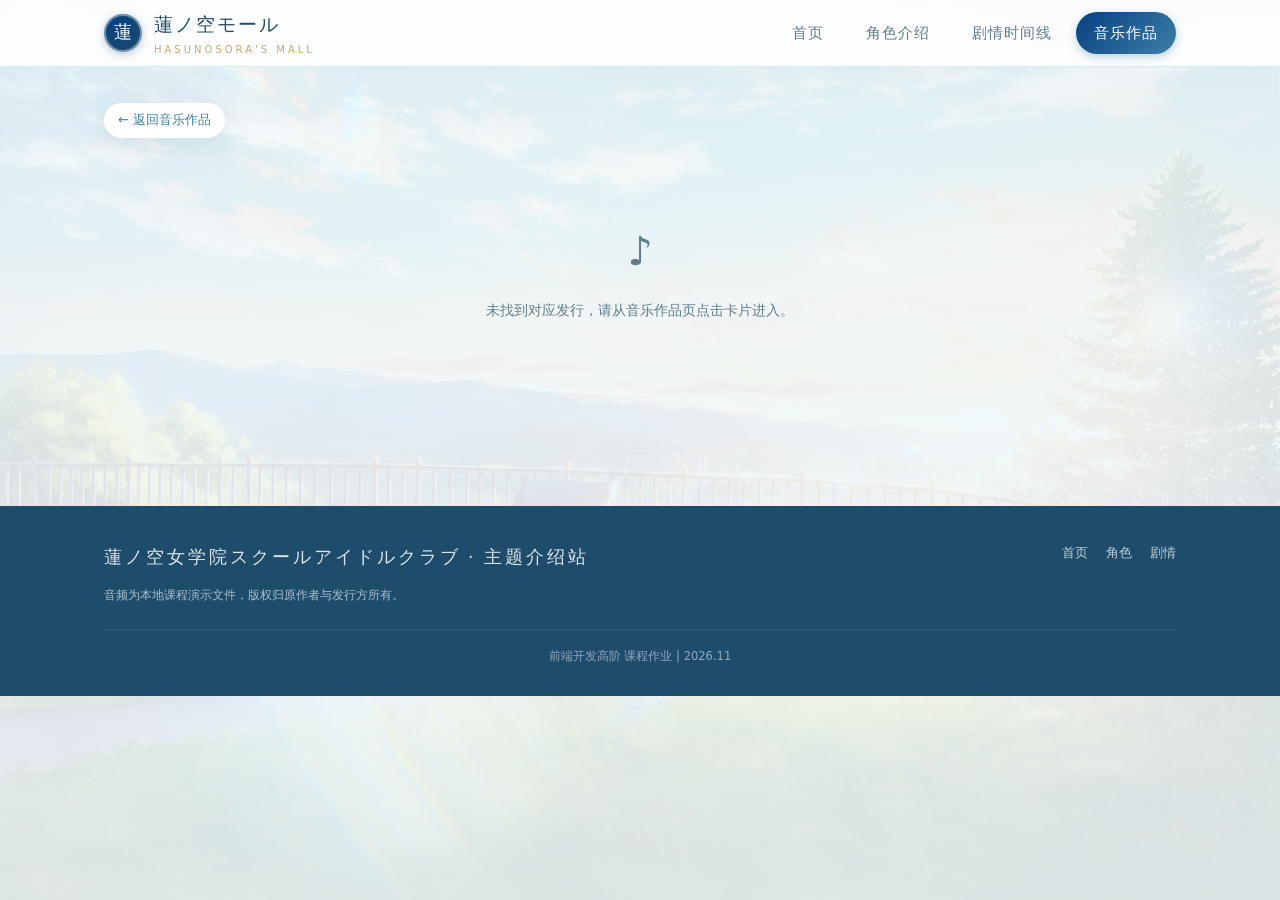
<file: music-detail.html>
<!DOCTYPE html>
<html lang="zh-CN">
<head>
  <meta charset="UTF-8">
  <meta name="viewport" content="width=device-width, initial-scale=1.0">
  <title>曲目播放 | 蓮ノ空モール</title>
  <meta name="description" content="蓮ノ空女学院スクールアイドルクラブ 单曲/专辑曲目试听：完整曲目表与本地音频播放器。">
  <link rel="stylesheet" href="css/style.css">
</head>
<body>

  <header class="site-header">
    <div class="container nav-inner">
      <a class="brand" href="index.html">
        <span class="brand-crest">蓮</span>
        <span class="brand-title">蓮ノ空モール<span class="brand-sub">HASUNOSORA'S MALL</span></span>
      </a>
      <nav aria-label="主导航">
        <button class="nav-toggle" aria-label="展开菜单"><span></span><span></span><span></span></button>
        <ul class="nav-list">
          <li><a href="index.html">首页</a></li>
          <li><a href="characters.html">角色介绍</a></li>
          <li><a href="story.html">剧情时间线</a></li>
          <li><a href="music.html" class="active">音乐作品</a></li>
        </ul>
      </nav>
    </div>
  </header>

  <main>
    <section class="section" style="padding-top:36px">
      <div class="container">
        <div id="music-detail-root"></div>
      </div>
    </section>
  </main>

  <footer class="site-footer">
    <div class="container">
      <div class="footer-inner">
        <div>
          <div class="footer-brand">蓮ノ空女学院スクールアイドルクラブ · 主题介绍站</div>
          <p class="footer-note">音频为本地课程演示文件，版权归原作者与发行方所有。</p>
        </div>
        <nav class="footer-links" aria-label="页脚导航">
          <a href="index.html">首页</a>
          <a href="characters.html">角色</a>
          <a href="story.html">剧情</a>
        </nav>
      </div>
      <div class="footer-copy">前端开发高阶 课程作业 | 2026.11</div>
    </div>
  </footer>

  <script src="js/music-data.js"></script>
  <script src="js/music-files.js"></script>
  <script src="js/main.js"></script>
</body>
</html>
</file>
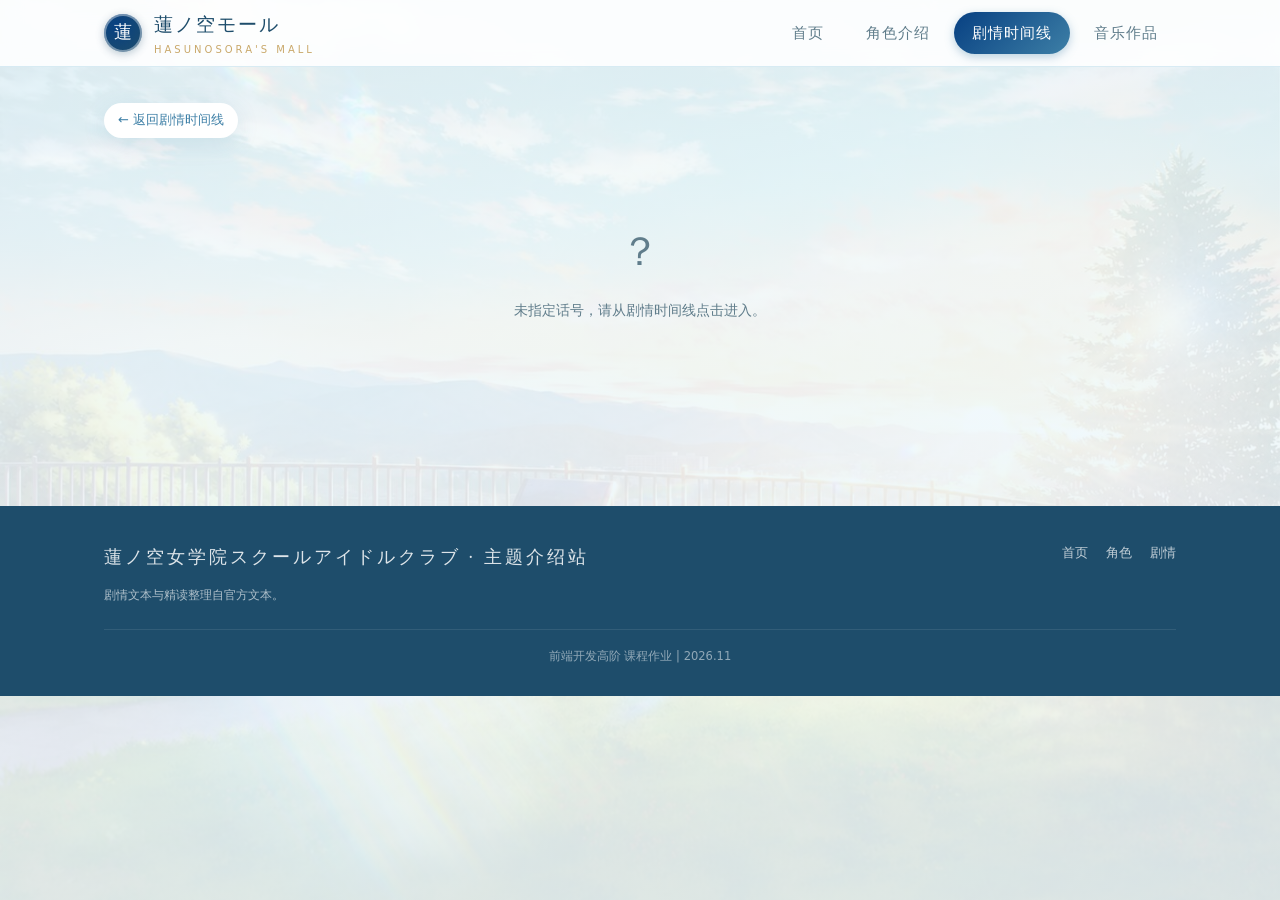
<file: story-detail.html>
<!DOCTYPE html>
<html lang="zh-CN">
<head>
  <meta charset="UTF-8">
  <meta name="viewport" content="width=device-width, initial-scale=1.0">
  <title>剧情详情 | 蓮ノ空モール</title>
  <meta name="description" content="活動記録单篇详情：分话精读摘要与中文译本全文，按需加载。">
  <link rel="stylesheet" href="css/style.css">
</head>
<body>

  <header class="site-header">
    <div class="container nav-inner">
      <a class="brand" href="index.html">
        <span class="brand-crest">蓮</span>
        <span class="brand-title">蓮ノ空モール<span class="brand-sub">HASUNOSORA'S MALL</span></span>
      </a>
      <nav aria-label="主导航">
        <button class="nav-toggle" aria-label="展开菜单"><span></span><span></span><span></span></button>
        <ul class="nav-list">
          <li><a href="index.html">首页</a></li>
          <li><a href="characters.html">角色介绍</a></li>
          <li><a href="story.html" class="active">剧情时间线</a></li>
          <li><a href="music.html">音乐作品</a></li>
        </ul>
      </nav>
    </div>
  </header>

  <main>
    <section class="section" style="padding-top:36px">
      <div class="container">
        <div id="story-detail-root"></div>
      </div>
    </section>
  </main>

  <footer class="site-footer">
    <div class="container">
      <div class="footer-inner">
        <div>
          <div class="footer-brand">蓮ノ空女学院スクールアイドルクラブ · 主题介绍站</div>
          <p class="footer-note">剧情文本与精读整理自官方文本。</p>
        </div>
        <nav class="footer-links" aria-label="页脚导航">
          <a href="index.html">首页</a>
          <a href="characters.html">角色</a>
          <a href="story.html">剧情</a>
        </nav>
      </div>
      <div class="footer-copy">前端开发高阶 课程作业 | 2026.11</div>
    </div>
  </footer>

  <script src="js/main.js"></script>
</body>
</html>
</file>
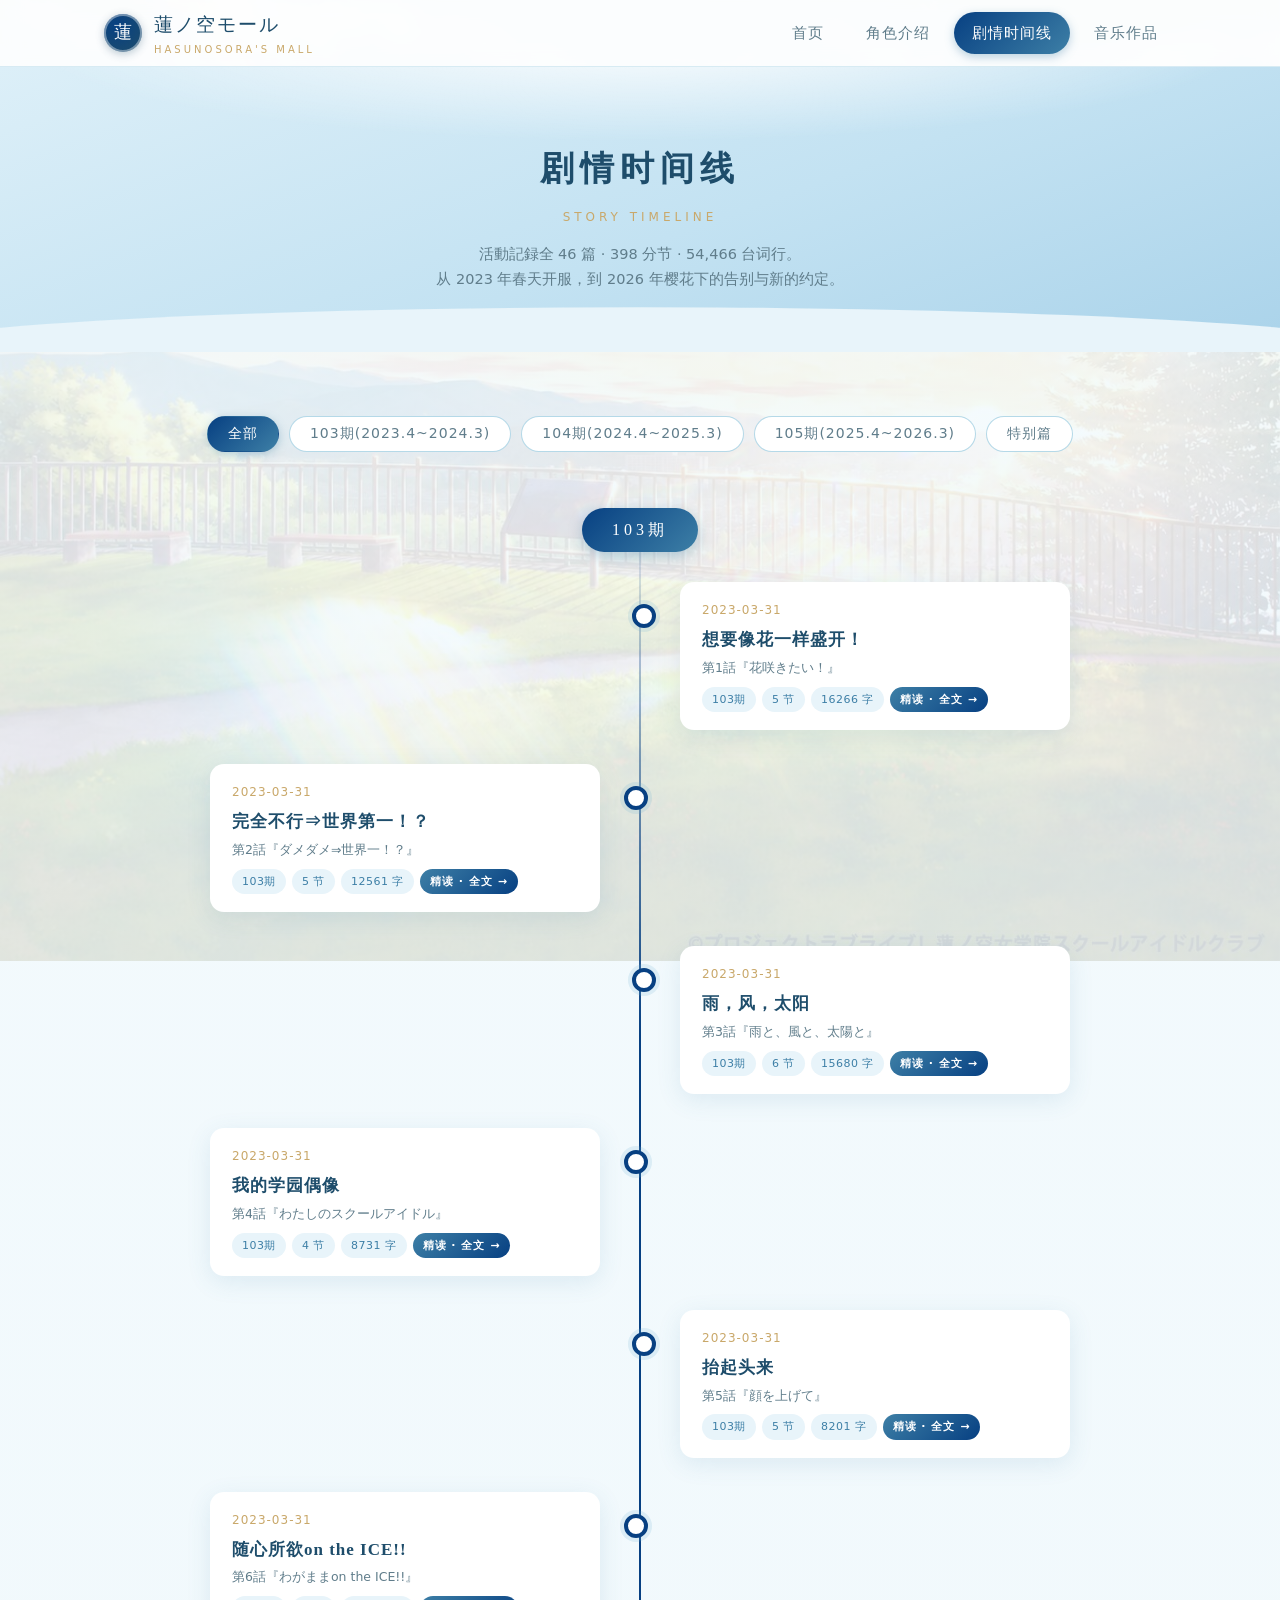
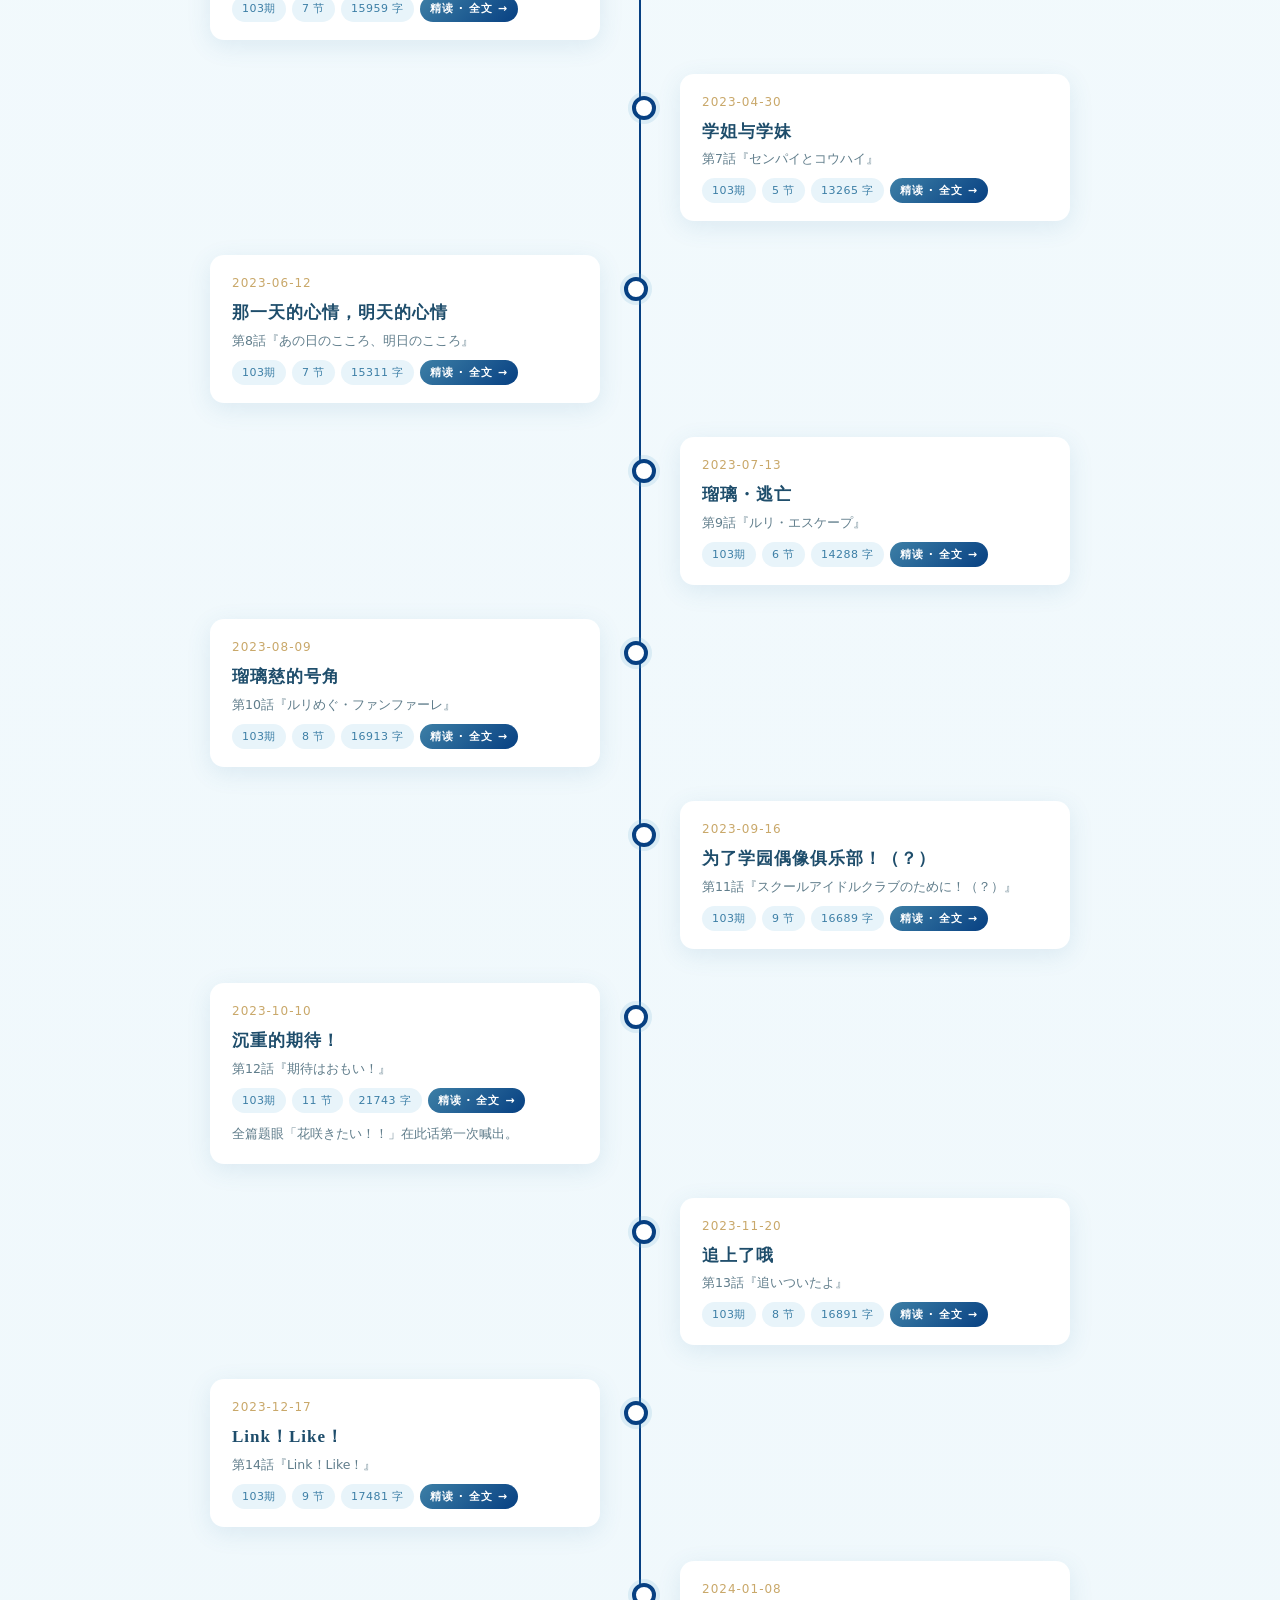
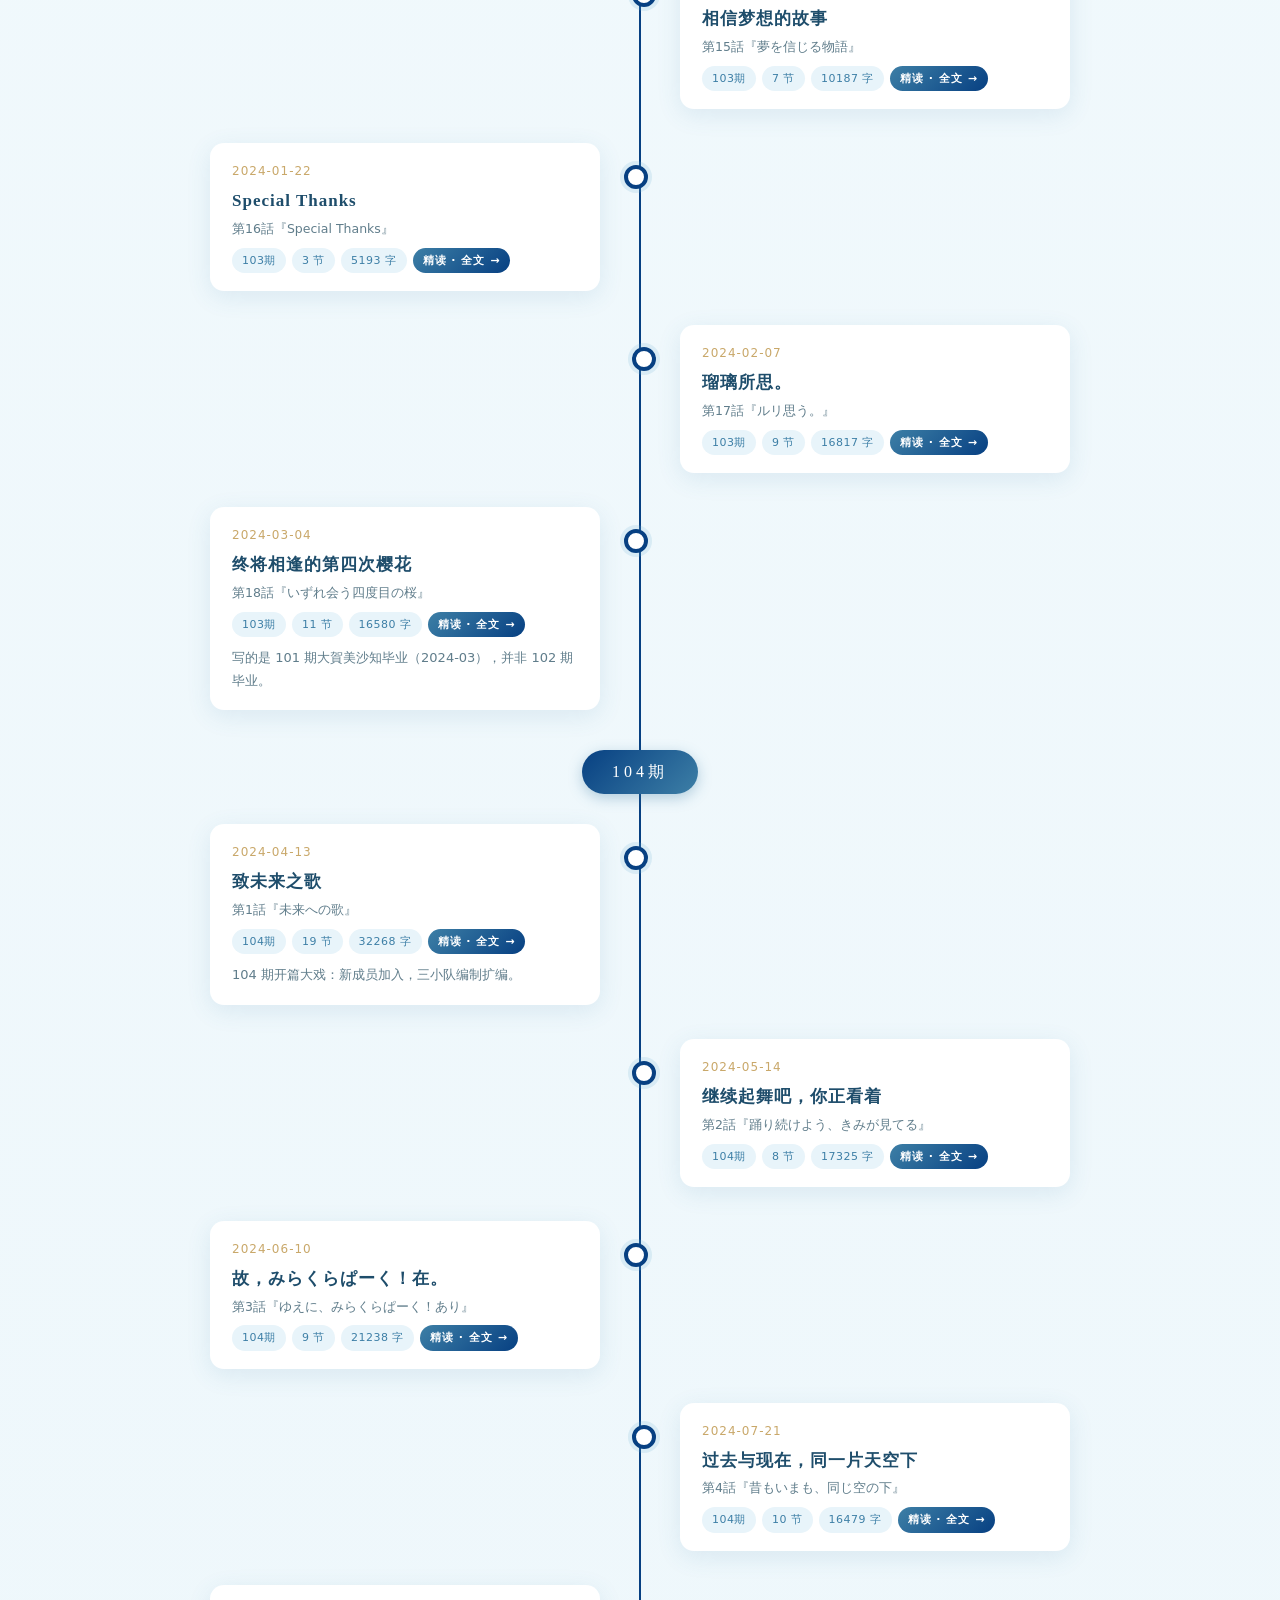
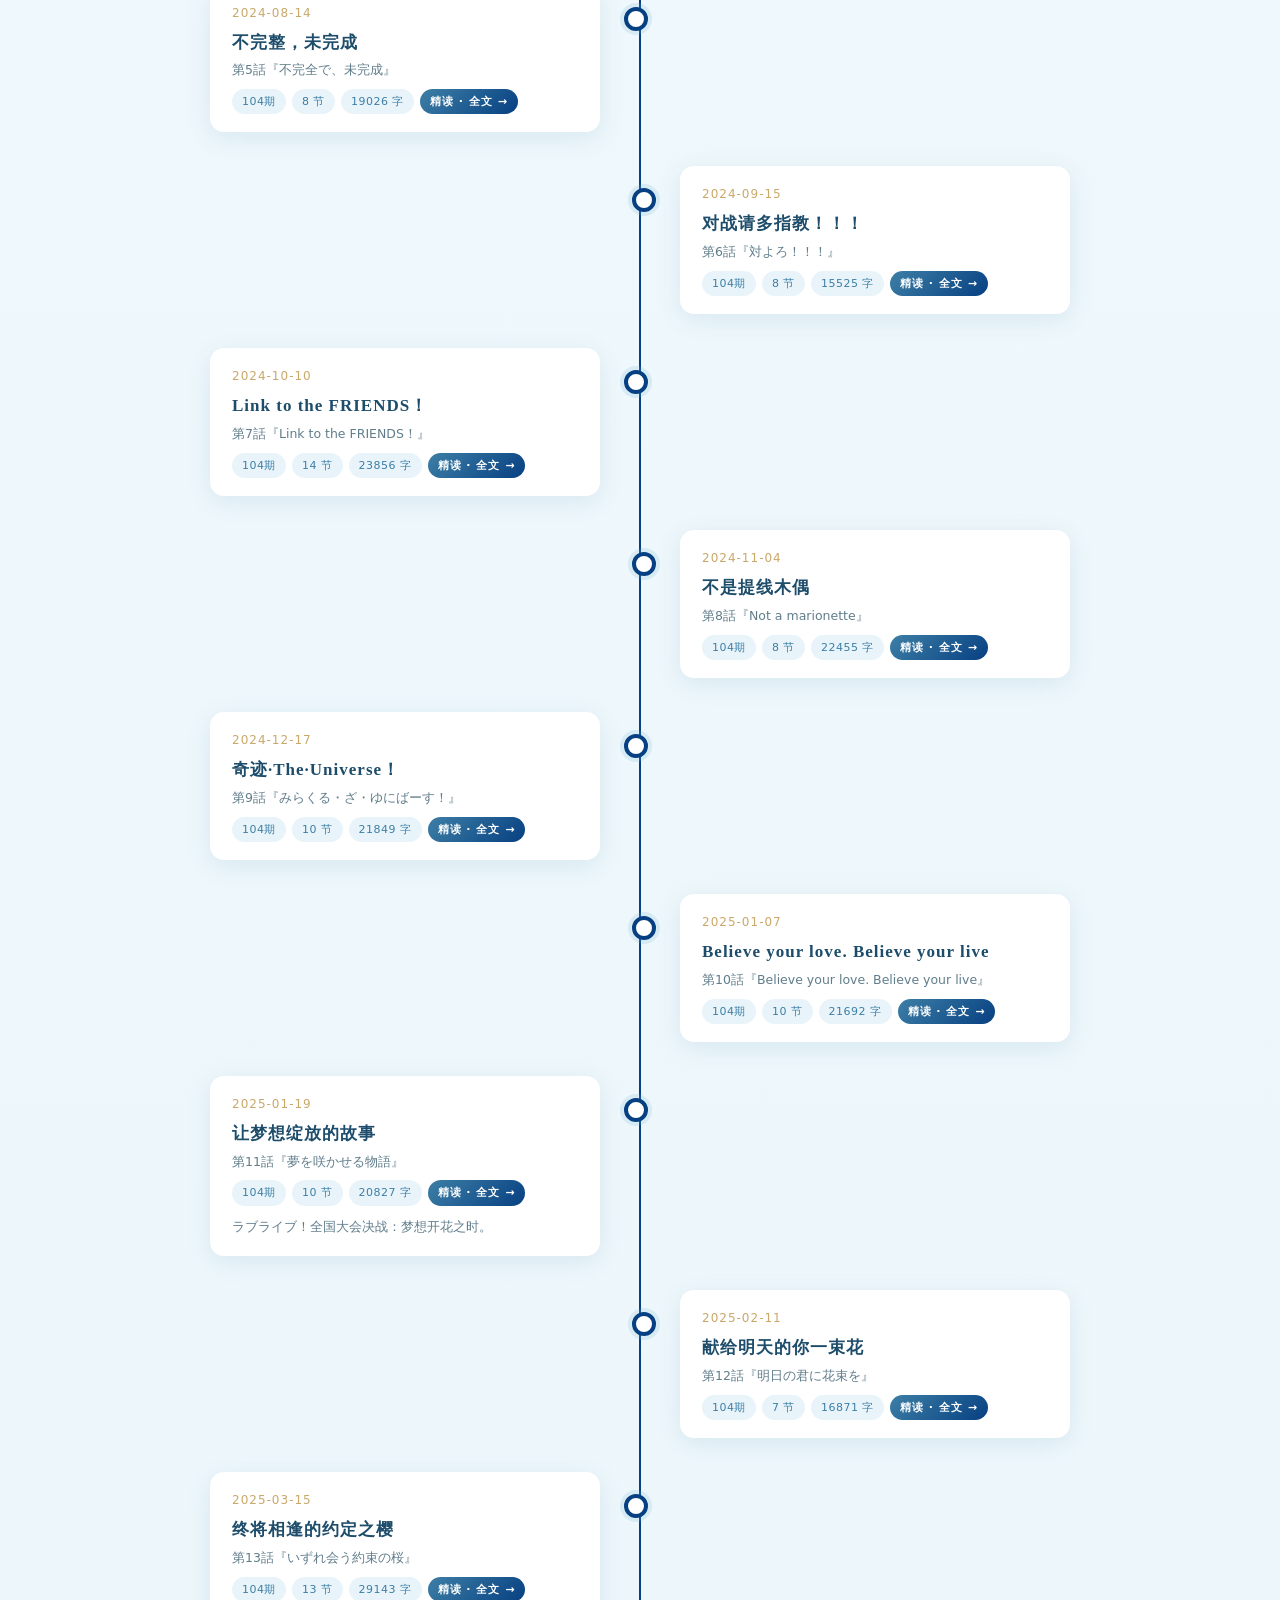
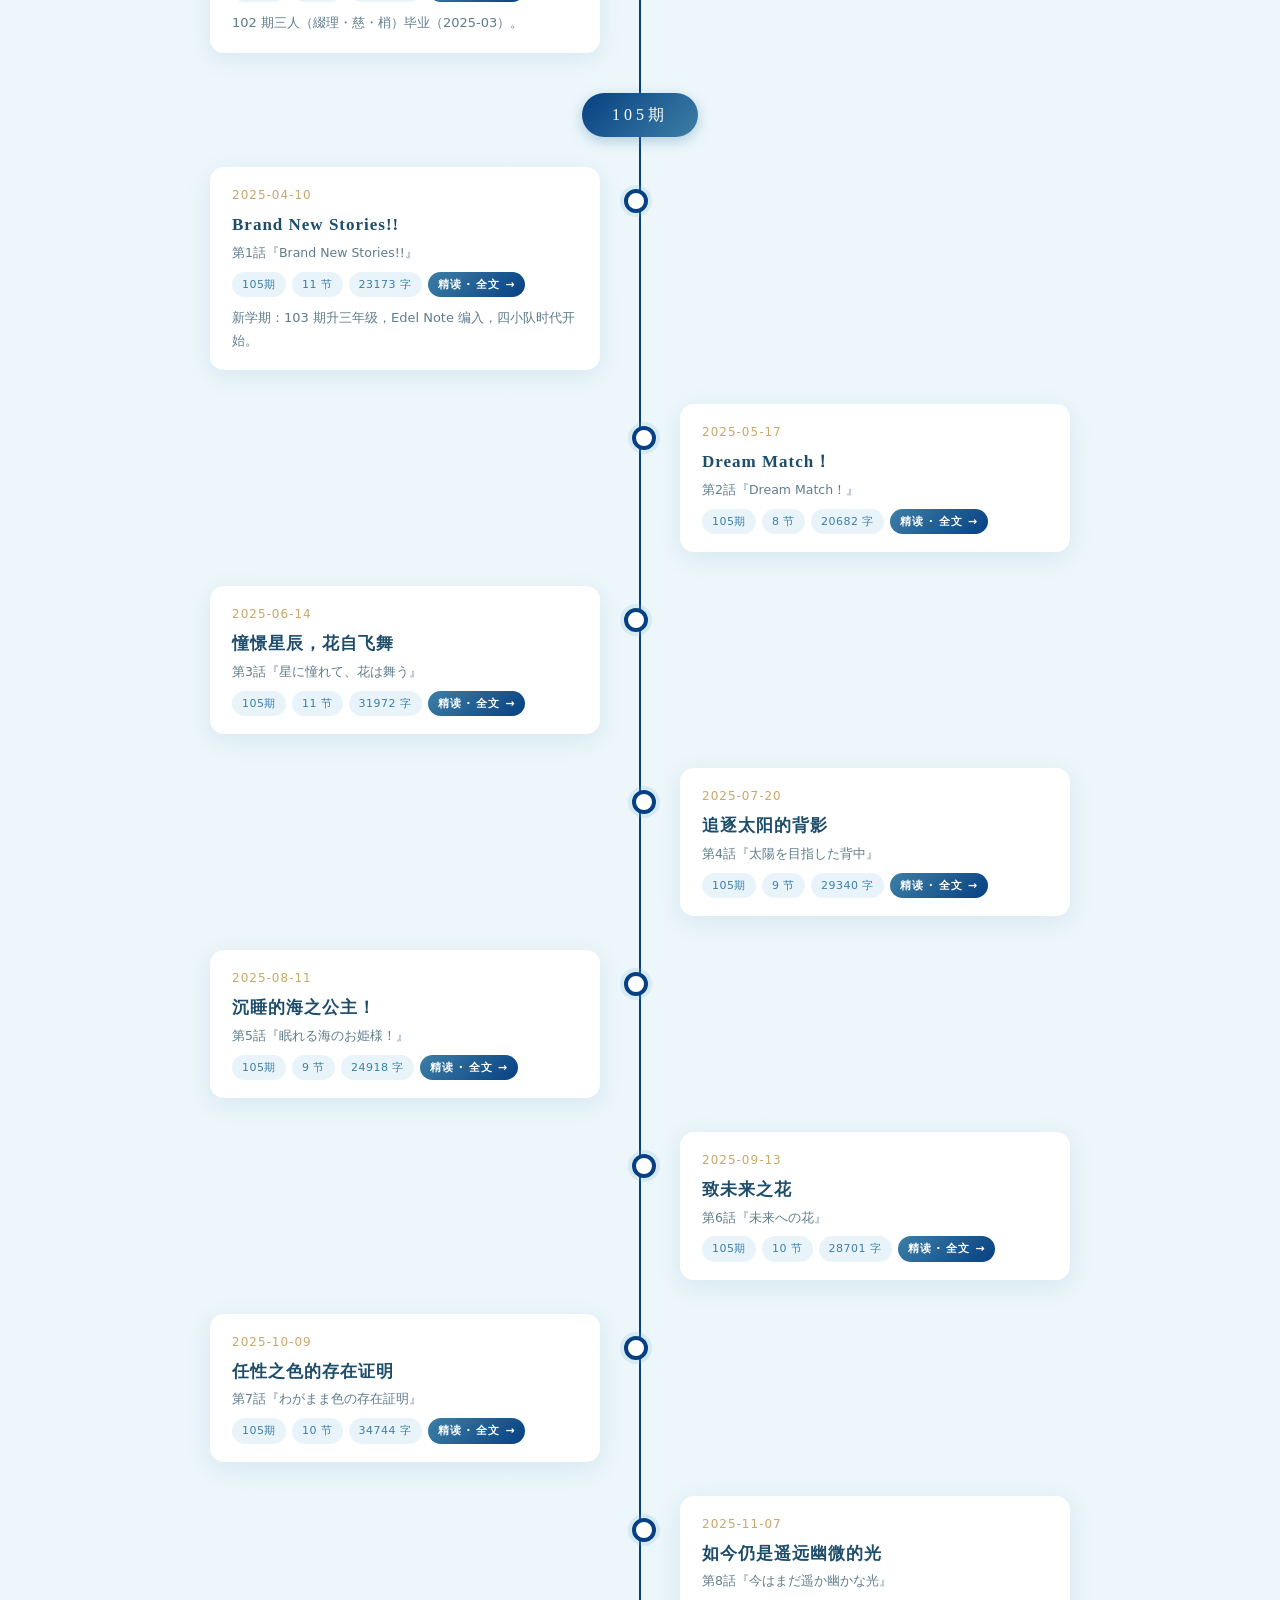
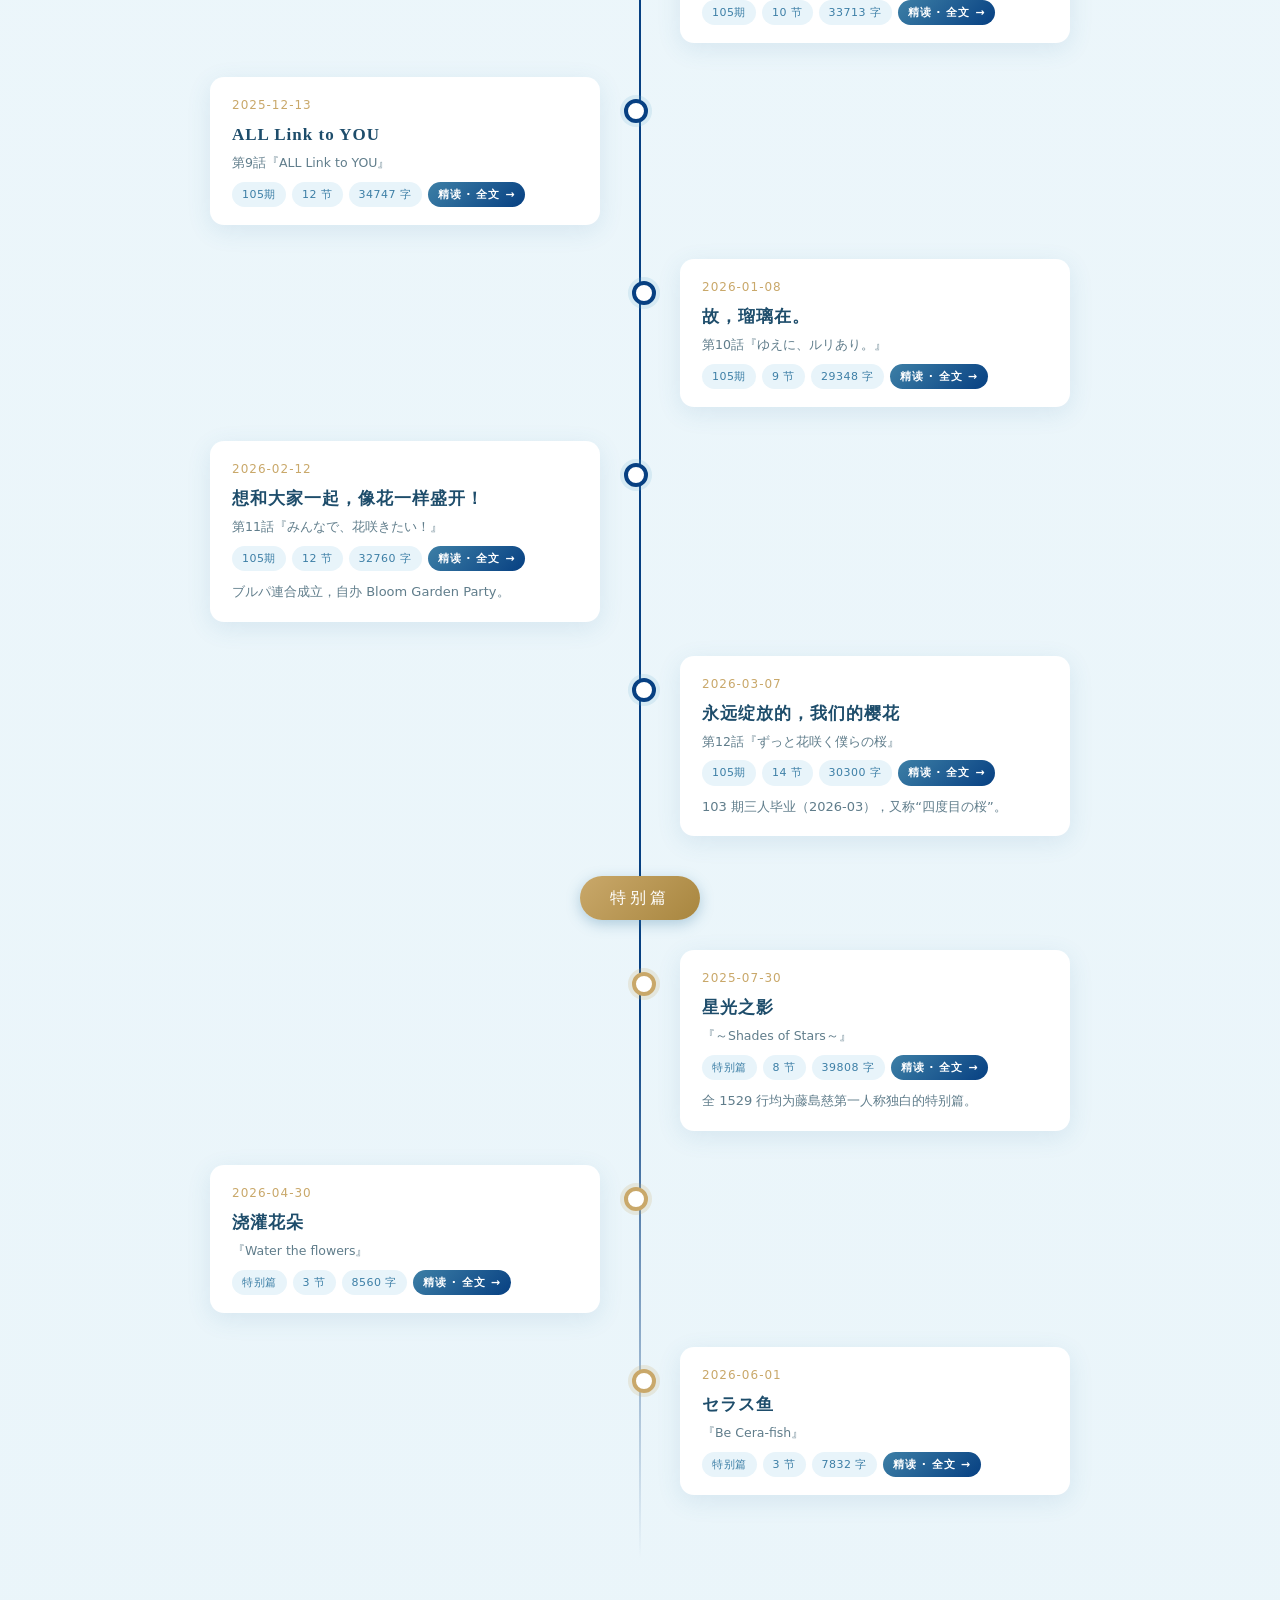
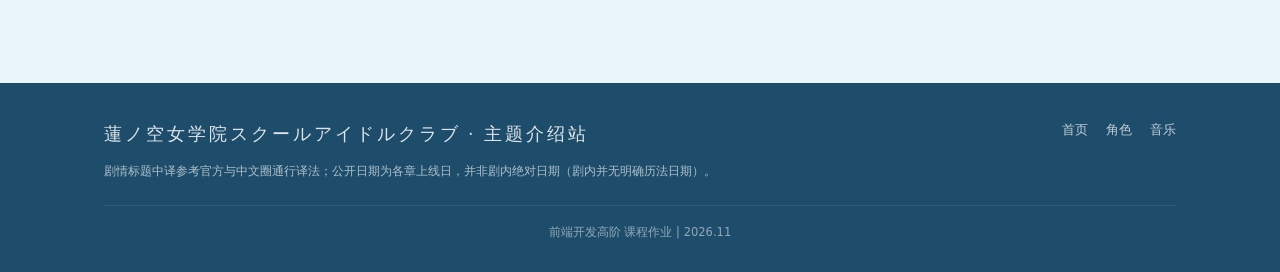
<file: story.html>
<!DOCTYPE html>
<html lang="zh-CN">
<head>
  <meta charset="UTF-8">
  <meta name="viewport" content="width=device-width, initial-scale=1.0">
  <title>剧情时间线 | 蓮ノ空モール</title>
  <meta name="description" content="《Link! Like! Love Live!》活動記録全 46 篇剧情时间线：103期18章、104期13章、105期12章与特别篇。">
  <link rel="stylesheet" href="css/style.css">
</head>
<body>

  <header class="site-header">
    <div class="container nav-inner">
      <a class="brand" href="index.html">
        <span class="brand-crest">蓮</span>
        <span class="brand-title">蓮ノ空モール<span class="brand-sub">HASUNOSORA'S MALL</span></span>
      </a>
      <nav aria-label="主导航">
        <button class="nav-toggle" aria-label="展开菜单"><span></span><span></span><span></span></button>
        <ul class="nav-list">
          <li><a href="index.html">首页</a></li>
          <li><a href="characters.html">角色介绍</a></li>
          <li><a href="story.html" class="active">剧情时间线</a></li>
          <li><a href="music.html">音乐作品</a></li>
        </ul>
      </nav>
    </div>
  </header>

  <main>
    <section class="page-hero">
      <h1>剧情时间线</h1>
      <div class="hero-en">Story Timeline</div>
      <p class="desc">活動記録全 46 篇 · 398 分节 · 54,466 台词行。
        <br>从 2023 年春天开服，到 2026 年樱花下的告别与新的约定。</p>
    </section>

    <section class="section">
      <div class="container">
        <div class="filter-bar" data-era-filter>
          <button class="active" data-era="all" type="button">全部</button>
          <button data-era="103期" type="button">103期(2023.4~2024.3)</button>
          <button data-era="104期" type="button">104期(2024.4~2025.3)</button>
          <button data-era="105期" type="button">105期(2025.4~2026.3)</button>
          <button data-era="特别篇" type="button">特别篇</button>
        </div>
        <div class="timeline" id="timeline-root"></div>
      </div>
    </section>
  </main>

  <footer class="site-footer">
    <div class="container">
      <div class="footer-inner">
        <div>
          <div class="footer-brand">蓮ノ空女学院スクールアイドルクラブ · 主题介绍站</div>
          <p class="footer-note">剧情标题中译参考官方与中文圈通行译法；公开日期为各章上线日，并非剧内绝对日期（剧内并无明确历法日期）。</p>
        </div>
        <nav class="footer-links" aria-label="页脚导航">
          <a href="index.html">首页</a>
          <a href="characters.html">角色</a>
          <a href="music.html">音乐</a>
        </nav>
      </div>
      <div class="footer-copy">前端开发高阶 课程作业 | 2026.11</div>
    </div>
  </footer>

  <script type="application/json" id="story-data">
[
{"id":"103001","era":"103期","titleJa":"第1話『花咲きたい！』","titleZh":"想要像花一样盛开！","date":"2023-03-31","sections":5,"words":16266},
{"id":"103002","era":"103期","titleJa":"第2話『ダメダメ⇒世界一！？』","titleZh":"完全不行⇒世界第一！？","date":"2023-03-31","sections":5,"words":12561},
{"id":"103003","era":"103期","titleJa":"第3話『雨と、風と、太陽と』","titleZh":"雨，风，太阳","date":"2023-03-31","sections":6,"words":15680},
{"id":"103004","era":"103期","titleJa":"第4話『わたしのスクールアイドル』","titleZh":"我的学园偶像","date":"2023-03-31","sections":4,"words":8731},
{"id":"103005","era":"103期","titleJa":"第5話『顔を上げて』","titleZh":"抬起头来","date":"2023-03-31","sections":5,"words":8201},
{"id":"103006","era":"103期","titleJa":"第6話『わがままon the ICE!!』","titleZh":"随心所欲on the ICE!!","date":"2023-03-31","sections":7,"words":15959},
{"id":"103007","era":"103期","titleJa":"第7話『センパイとコウハイ』","titleZh":"学姐与学妹","date":"2023-04-30","sections":5,"words":13265},
{"id":"103008","era":"103期","titleJa":"第8話『あの日のこころ、明日のこころ』","titleZh":"那一天的心情，明天的心情","date":"2023-06-12","sections":7,"words":15311},
{"id":"103009","era":"103期","titleJa":"第9話『ルリ・エスケープ』","titleZh":"瑠璃・逃亡","date":"2023-07-13","sections":6,"words":14288},
{"id":"103010","era":"103期","titleJa":"第10話『ルリめぐ・ファンファーレ』","titleZh":"瑠璃慈的号角","date":"2023-08-09","sections":8,"words":16913},
{"id":"103011","era":"103期","titleJa":"第11話『スクールアイドルクラブのために！（？）』","titleZh":"为了学园偶像俱乐部！（？）","date":"2023-09-16","sections":9,"words":16689},
{"id":"103012","era":"103期","titleJa":"第12話『期待はおもい！』","titleZh":"沉重的期待！","date":"2023-10-10","sections":11,"words":21743,"summary":"全篇题眼「花咲きたい！！」在此话第一次喊出。"},
{"id":"103013","era":"103期","titleJa":"第13話『追いついたよ』","titleZh":"追上了哦","date":"2023-11-20","sections":8,"words":16891},
{"id":"103014","era":"103期","titleJa":"第14話『Link！Like！』","titleZh":"Link！Like！","date":"2023-12-17","sections":9,"words":17481},
{"id":"103015","era":"103期","titleJa":"第15話『夢を信じる物語』","titleZh":"相信梦想的故事","date":"2024-01-08","sections":7,"words":10187},
{"id":"103016","era":"103期","titleJa":"第16話『Special Thanks』","titleZh":"Special Thanks","date":"2024-01-22","sections":3,"words":5193},
{"id":"103017","era":"103期","titleJa":"第17話『ルリ思う。』","titleZh":"瑠璃所思。","date":"2024-02-07","sections":9,"words":16817},
{"id":"103018","era":"103期","titleJa":"第18話『いずれ会う四度目の桜』","titleZh":"终将相逢的第四次樱花","date":"2024-03-04","sections":11,"words":16580,"summary":"写的是 101 期大賀美沙知毕业（2024-03），并非 102 期毕业。"},
{"id":"104001","era":"104期","titleJa":"第1話『未来への歌』","titleZh":"致未来之歌","date":"2024-04-13","sections":19,"words":32268,"summary":"104 期开篇大戏：新成员加入，三小队编制扩编。"},
{"id":"104002","era":"104期","titleJa":"第2話『踊り続けよう、きみが見てる』","titleZh":"继续起舞吧，你正看着","date":"2024-05-14","sections":8,"words":17325},
{"id":"104003","era":"104期","titleJa":"第3話『ゆえに、みらくらぱーく！あり』","titleZh":"故，みらくらぱーく！在。","date":"2024-06-10","sections":9,"words":21238},
{"id":"104004","era":"104期","titleJa":"第4話『昔もいまも、同じ空の下』","titleZh":"过去与现在，同一片天空下","date":"2024-07-21","sections":10,"words":16479},
{"id":"104005","era":"104期","titleJa":"第5話『不完全で、未完成』","titleZh":"不完整，未完成","date":"2024-08-14","sections":8,"words":19026},
{"id":"104006","era":"104期","titleJa":"第6話『対よろ！！！』","titleZh":"对战请多指教！！！","date":"2024-09-15","sections":8,"words":15525},
{"id":"104007","era":"104期","titleJa":"第7話『Link to the FRIENDS！』","titleZh":"Link to the FRIENDS！","date":"2024-10-10","sections":14,"words":23856},
{"id":"104008","era":"104期","titleJa":"第8話『Not a marionette』","titleZh":"不是提线木偶","date":"2024-11-04","sections":8,"words":22455},
{"id":"104009","era":"104期","titleJa":"第9話『みらくる・ざ・ゆにばーす！』","titleZh":"奇迹·The·Universe！","date":"2024-12-17","sections":10,"words":21849},
{"id":"104010","era":"104期","titleJa":"第10話『Believe your love. Believe your live』","titleZh":"Believe your love. Believe your live","date":"2025-01-07","sections":10,"words":21692},
{"id":"104011","era":"104期","titleJa":"第11話『夢を咲かせる物語』","titleZh":"让梦想绽放的故事","date":"2025-01-19","sections":10,"words":20827,"summary":"ラブライブ！全国大会决战：梦想开花之时。"},
{"id":"104012","era":"104期","titleJa":"第12話『明日の君に花束を』","titleZh":"献给明天的你一束花","date":"2025-02-11","sections":7,"words":16871},
{"id":"104013","era":"104期","titleJa":"第13話『いずれ会う約束の桜』","titleZh":"终将相逢的约定之樱","date":"2025-03-15","sections":13,"words":29143,"summary":"102 期三人（綴理・慈・梢）毕业（2025-03）。"},
{"id":"105001","era":"105期","titleJa":"第1話『Brand New Stories!!』","titleZh":"Brand New Stories!!","date":"2025-04-10","sections":11,"words":23173,"summary":"新学期：103 期升三年级，Edel Note 编入，四小队时代开始。"},
{"id":"105002","era":"105期","titleJa":"第2話『Dream Match！』","titleZh":"Dream Match！","date":"2025-05-17","sections":8,"words":20682},
{"id":"105003","era":"105期","titleJa":"第3話『星に憧れて、花は舞う』","titleZh":"憧憬星辰，花自飞舞","date":"2025-06-14","sections":11,"words":31972},
{"id":"105004","era":"105期","titleJa":"第4話『太陽を目指した背中』","titleZh":"追逐太阳的背影","date":"2025-07-20","sections":9,"words":29340},
{"id":"105005","era":"105期","titleJa":"第5話『眠れる海のお姫様！』","titleZh":"沉睡的海之公主！","date":"2025-08-11","sections":9,"words":24918},
{"id":"105006","era":"105期","titleJa":"第6話『未来への花』","titleZh":"致未来之花","date":"2025-09-13","sections":10,"words":28701},
{"id":"105007","era":"105期","titleJa":"第7話『わがまま色の存在証明』","titleZh":"任性之色的存在证明","date":"2025-10-09","sections":10,"words":34744},
{"id":"105008","era":"105期","titleJa":"第8話『今はまだ遥か幽かな光』","titleZh":"如今仍是遥远幽微的光","date":"2025-11-07","sections":10,"words":33713},
{"id":"105009","era":"105期","titleJa":"第9話『ALL Link to YOU』","titleZh":"ALL Link to YOU","date":"2025-12-13","sections":12,"words":34747},
{"id":"105010","era":"105期","titleJa":"第10話『ゆえに、ルリあり。』","titleZh":"故，瑠璃在。","date":"2026-01-08","sections":9,"words":29348},
{"id":"105011","era":"105期","titleJa":"第11話『みんなで、花咲きたい！』","titleZh":"想和大家一起，像花一样盛开！","date":"2026-02-12","sections":12,"words":32760,"summary":"ブルパ連合成立，自办 Bloom Garden Party。"},
{"id":"105012","era":"105期","titleJa":"第12話『ずっと花咲く僕らの桜』","titleZh":"永远绽放的，我们的樱花","date":"2026-03-07","sections":14,"words":30300,"summary":"103 期三人毕业（2026-03），又称“四度目の桜”。"},
{"id":"102001","era":"特别篇","titleJa":"『～Shades of Stars～』","titleZh":"星光之影","date":"2025-07-30","sections":8,"words":39808,"summary":"全 1529 行均为藤島慈第一人称独白的特别篇。"},
{"id":"200001","era":"特别篇","titleJa":"『Water the flowers』","titleZh":"浇灌花朵","date":"2026-04-30","sections":3,"words":8560},
{"id":"200002","era":"特别篇","titleJa":"『Be Cera-fish』","titleZh":"セラス鱼","date":"2026-06-01","sections":3,"words":7832}
]
  </script>
  <script src="js/main.js"></script>
</body>
</html>
</file>
<file: css/style.css>
/* ============================================================
   蓮ノ空女学院 · 学院介绍站 · 公共样式
   日系学院清新风：水蓝 / 白 / 金点缀
   ============================================================ */

:root {
  --sky: #074082;
  --sky-deep: #3d7fa6;
  --sky-dark: #1e4d6b;
  --sky-soft: #e8f4fa;
  --gold: #c9a86a;
  --gold-light: #e8d5ae;
  --ink: #37474f;
  --ink-soft: #607d8b;
  --paper: #ffffff;
  --bg: linear-gradient(180deg, #f3fafd 0%, #eaf5fa 100%);

  /* 小队代表色（占位值，可在 js/data-patch.js 中覆盖） */
  --team-sleez: #f18ab0;   /* スリーズブーケ */
  --team-doll: #0f4ce6;    /* DOLLCHESTRA */
  --team-mira: #eae13d;    /* みらくらぱーく！ */
  --team-edel: #46425b;    /* Edel Note */
  --team-gen: #8fb8d8;     /* 团体/其他 */

  --radius: 14px;
  --shadow: 0 6px 24px rgba(61, 127, 166, 0.12);
  --shadow-lg: 0 14px 44px rgba(30, 77, 107, 0.18);
  --serif: "HYMingChaoOpenVer", "Source Han Serif SC", "Noto Serif SC", "Songti SC", "SimSun", Georgia, serif;
  --sans: "PingFang SC", "Microsoft YaHei", "Hiragino Sans GB", "Segoe UI", system-ui, sans-serif;
}

* { margin: 0; padding: 0; box-sizing: border-box; }

html { scroll-behavior: smooth; }

body {
  font-family: var(--sans);
  color: var(--ink);
  /* 全站背景：官方插画 + 白色纱帘保证前景可读 */
  background:
    linear-gradient(rgba(243, 250, 253, 0.86), rgba(234, 245, 250, 0.9)),
    url("../images/site-bg.jpg") center / cover fixed no-repeat,
    var(--bg);
  min-height: 100vh;
  line-height: 1.75;
}

@media (max-width: 768px) {
  /* 移动端取消 fixed，避免滚动抖动 */
  body { background-attachment: scroll, scroll, scroll; }
}

img { max-width: 100%; display: block; }
a { color: inherit; text-decoration: none; }
button { font-family: inherit; cursor: pointer; }

.container { max-width: 1120px; margin: 0 auto; padding: 0 24px; }

/* ---------- 顶部导航 ---------- */
.site-header {
  position: sticky;
  top: 0;
  z-index: 90;
  background: rgba(255, 255, 255, 0.88);
  backdrop-filter: blur(10px);
  border-bottom: 1px solid rgba(109, 179, 210, 0.25);
}

.nav-inner {
  display: flex;
  align-items: center;
  justify-content: space-between;
  height: 66px;
}

.brand { display: flex; align-items: center; gap: 12px; }

.brand-crest {
  width: 38px; height: 38px;
  border-radius: 50%;
  background: radial-gradient(circle at 35% 30%, var(--sky) 0%, var(--sky-dark) 100%);
  color: #fff;
  display: flex; align-items: center; justify-content: center;
  font-family: var(--serif);
  font-size: 18px;
  box-shadow: inset 0 0 0 2px rgba(255,255,255,.4), 0 2px 8px rgba(30,77,107,.3);
}

.brand-title {
  font-family: var(--serif);
  font-size: 19px;
  letter-spacing: 2px;
  color: var(--sky-dark);
}
.brand-sub {
  display: block;
  font-family: var(--sans);
  font-size: 10px;
  letter-spacing: 3px;
  color: var(--gold);
}

.nav-list { display: flex; gap: 6px; list-style: none; }

.nav-list a {
  display: block;
  padding: 8px 18px;
  border-radius: 999px;
  font-size: 15px;
  letter-spacing: 1px;
  color: var(--ink-soft);
  transition: all .25s ease;
}
.nav-list a:hover { color: var(--sky-deep); background: var(--sky-soft); }
.nav-list a.active {
  color: #fff;
  background: linear-gradient(135deg, var(--sky) 0%, var(--sky-deep) 100%);
  box-shadow: 0 3px 10px rgba(61,127,166,.35);
}

.nav-toggle {
  display: none;
  background: none; border: none;
  width: 42px; height: 42px;
  flex-direction: column; justify-content: center; align-items: center; gap: 5px;
}
.nav-toggle span {
  width: 22px; height: 2px;
  background: var(--sky-dark);
  border-radius: 2px;
  transition: transform .3s, opacity .3s;
}
.nav-toggle.open span:nth-child(1) { transform: translateY(7px) rotate(45deg); }
.nav-toggle.open span:nth-child(2) { opacity: 0; }
.nav-toggle.open span:nth-child(3) { transform: translateY(-7px) rotate(-45deg); }

/* ---------- 通用页头 ---------- */
.page-hero {
  position: relative;
  padding: 72px 0 60px;
  text-align: center;
  background:
    radial-gradient(ellipse 80% 60% at 50% -10%, rgba(255,255,255,.9) 0%, rgba(255,255,255,0) 60%),
    linear-gradient(160deg, #dceff8 0%, #c3e2f2 55%, #aad3ea 100%);
  overflow: hidden;
}
.page-hero::after {
  content: "";
  position: absolute; left: 0; right: 0; bottom: -1px;
  height: 46px;
  background: var(--sky-soft);
  clip-path: ellipse(60% 100% at 50% 100%);
}
.page-hero h1 {
  font-family: var(--serif);
  font-size: 34px;
  letter-spacing: 6px;
  color: var(--sky-dark);
}
.page-hero .hero-en {
  margin-top: 8px;
  font-size: 12px;
  letter-spacing: 4px;
  color: var(--gold);
  text-transform: uppercase;
}
.page-hero p.desc {
  margin: 14px auto 0;
  max-width: 640px;
  font-size: 14.5px;
  color: var(--ink-soft);
}

/* ---------- 首页：轮播 Banner ---------- */
.carousel {
  position: relative;
  height: 440px;
  overflow: hidden;
  background: var(--sky-dark);
}
.carousel-track { display: flex; height: 100%; transition: transform .7s cubic-bezier(.4,0,.2,1); }
.carousel-slide {
  position: relative;
  min-width: 100%; height: 100%;
  display: flex; align-items: center; justify-content: center;
}
.carousel-slide .slide-bg {
  position: absolute; inset: 0;
  background-size: cover; background-position: center;
}
.slide-1 .slide-bg { background: linear-gradient(135deg, #bfe3f5 0%, #6db3d2 55%, #3d7fa6 100%); }
.slide-2 .slide-bg { background: linear-gradient(135deg, #fde8ef 0%, #f18ab0 60%, #c96f97 100%); }
.slide-3 .slide-bg { background: linear-gradient(135deg, #fdf3dd 0%, #f4c86a 55%, #c9a86a 100%); }

.carousel-slide .slide-caption {
  position: relative;
  z-index: 2;
  text-align: center;
  color: #fff;
  text-shadow: 0 2px 14px rgba(30,77,107,.45);
  padding: 0 20px;
}
.slide-caption .ja {
  font-family: var(--serif);
  font-size: 40px;
  letter-spacing: 10px;
}
.slide-caption .zh { margin-top: 10px; font-size: 16px; letter-spacing: 3px; opacity: .95; }

.slide-overlay {
  position: absolute; inset: 0;
  background: radial-gradient(ellipse at center, rgba(255,255,255,.08) 0%, rgba(30,77,107,.28) 100%);
}

.carousel-btn {
  position: absolute; top: 50%; transform: translateY(-50%);
  z-index: 3;
  width: 44px; height: 44px;
  border: none; border-radius: 50%;
  background: rgba(255,255,255,.75);
  color: var(--sky-dark);
  font-size: 20px;
  display: flex; align-items: center; justify-content: center;
  transition: background .25s, transform .25s;
}
.carousel-btn:hover { background: #fff; transform: translateY(-50%) scale(1.08); }
.carousel-btn.prev { left: 22px; }
.carousel-btn.next { right: 22px; }

.carousel-dots {
  position: absolute; bottom: 18px; left: 0; right: 0;
  display: flex; justify-content: center; gap: 10px;
  z-index: 3;
}
.carousel-dots button {
  width: 10px; height: 10px;
  border-radius: 999px;
  border: none;
  background: rgba(255,255,255,.5);
  transition: all .3s;
}
.carousel-dots button.active { width: 26px; background: #fff; }

/* ---------- 首页：区块 ---------- */
.section { padding: 64px 0; }
.section.alt { background: rgba(255,255,255,.65); }

.section-title {
  text-align: center;
  font-family: var(--serif);
  font-size: 26px;
  letter-spacing: 4px;
  color: var(--sky-dark);
  margin-bottom: 6px;
}
.section-title small {
  display: block;
  font-family: var(--sans);
  font-size: 11px;
  letter-spacing: 3px;
  color: var(--gold);
  margin-top: 6px;
  text-transform: uppercase;
}
.section-divider {
  width: 56px; height: 2px;
  margin: 14px auto 36px;
  background: linear-gradient(90deg, transparent, var(--gold), transparent);
}

.intro-grid {
  display: grid;
  grid-template-columns: 1.1fr .9fr;
  gap: 40px;
  align-items: center;
}
.intro-text p { margin-bottom: 14px; font-size: 15px; color: var(--ink); }
.intro-text > p { text-align: center; }
.intro-text .quote-block {
  margin-top: 22px;
  padding: 16px 22px;
  border-left: 3px solid var(--gold);
  background: #fff;
  border-radius: 0 var(--radius) var(--radius) 0;
  box-shadow: var(--shadow);
  font-family: var(--serif);
  color: var(--sky-deep);
  font-size: 17px;
  letter-spacing: 1px;
}
.intro-text .quote-block small {
  display: block;
  margin-top: 6px;
  font-family: var(--sans);
  font-size: 12px;
  color: var(--ink-soft);
  letter-spacing: 0;
}

/* 图片占位：真实图片就绪后由 JS 检测 images/ 路径自动替换 */
.img-placeholder {
  position: relative;
  border-radius: var(--radius);
  overflow: hidden;
  background:
    repeating-linear-gradient(45deg, rgba(109,179,210,.09) 0 12px, rgba(109,179,210,.16) 12px 24px),
    linear-gradient(160deg, #e8f4fa, #cfe7f4);
  display: flex; align-items: center; justify-content: center;
  min-height: 220px;
  box-shadow: var(--shadow);
}
.img-placeholder .ph-label {
  font-size: 12px;
  letter-spacing: 2px;
  color: var(--sky-deep);
  background: rgba(255,255,255,.8);
  padding: 6px 14px;
  border-radius: 999px;
  border: 1px dashed var(--sky);
}
.img-placeholder.is-real { background: none; }
.img-placeholder.is-real .ph-label { display: none; }
.img-placeholder.is-real img { position: absolute; inset: 0; display: block; width: 100%; height: 100%; object-fit: cover; }
.img-placeholder img { display: none; }
.slide-bg.is-real { background: none; }
.slide-bg.is-real img { width: 100%; height: 100%; object-fit: cover; }

/* 栏目入口卡片 */
.entrance-grid {
  display: grid;
  grid-template-columns: repeat(3, 1fr);
  gap: 26px;
}
.entrance-card {
  position: relative;
  display: block;
  background: var(--paper);
  border-radius: var(--radius);
  overflow: hidden;
  box-shadow: var(--shadow);
  transition: transform .3s ease, box-shadow .3s ease;
}
.entrance-card:hover { transform: translateY(-8px); box-shadow: var(--shadow-lg); }
.entrance-card .card-banner { height: 150px; position: relative; }
.entrance-card .card-body { padding: 22px 22px 26px; }
.entrance-card h3 {
  font-family: var(--serif);
  font-size: 19px;
  letter-spacing: 2px;
  color: var(--sky-dark);
}
.entrance-card .en { font-size: 11px; letter-spacing: 2px; color: var(--gold); text-transform: uppercase; }
.entrance-card p { margin-top: 10px; font-size: 13.5px; color: var(--ink-soft); }
.entrance-card .go {
  display: inline-flex; align-items: center; gap: 6px;
  margin-top: 14px;
  font-size: 13px; color: var(--sky-deep);
}
.entrance-card .go::after { content: "→"; transition: transform .25s; }
.entrance-card:hover .go::after { transform: translateX(4px); }

.banner-sleez { background: linear-gradient(135deg, #fde8ef, #f18ab0); }
.banner-story { background: linear-gradient(135deg, #dceff8, #6db3d2); }
.banner-music { background: linear-gradient(135deg, #fdf3dd, #f4c86a); }

/* 小队横向展示 */
.team-strip {
  display: grid;
  grid-template-columns: repeat(4, 1fr);
  gap: 18px;
}
.team-chip {
  background: #fff;
  border-radius: var(--radius);
  padding: 20px 18px;
  box-shadow: var(--shadow);
  border-top: 4px solid var(--team-gen, var(--sky));
  transition: transform .3s;
}
.team-chip:hover { transform: translateY(-5px); }
.team-chip h4 { font-family: var(--serif); font-size: 16px; letter-spacing: 1px; }
.team-chip p { margin-top: 8px; font-size: 12.5px; color: var(--ink-soft); }
.team-chip.t-sleez { border-top-color: var(--team-sleez); }
.team-chip.t-doll  { border-top-color: var(--team-doll); }
.team-chip.t-mira  { border-top-color: var(--team-mira); }
.team-chip.t-edel  { border-top-color: var(--team-edel); }
a.team-chip { display: block; }
a.team-chip .team-go {
  display: block; margin-top: 10px;
  font-size: 12px; font-weight: 600; letter-spacing: 1px;
  color: var(--sky-deep);
}
a.team-chip:hover .team-go { color: var(--gold); }

/* 音乐页：小队单曲按四队分节 */
.team-sub {
  grid-column: 1 / -1;
  display: grid;
  grid-template-columns: repeat(auto-fill, minmax(210px, 1fr));
  gap: 24px; row-gap: 28px;
}
.team-sub-head {
  grid-column: 1 / -1;
  display: flex; align-items: baseline; gap: 12px; flex-wrap: wrap;
  padding-bottom: 10px; margin-top: 6px;
  border-bottom: 1px dashed rgba(109,179,210,.45);
}

/* ---------- 角色页 ---------- */
.filter-bar {
  display: flex; flex-wrap: wrap; justify-content: center; gap: 10px;
  margin-bottom: 40px;
}
.filter-bar button {
  padding: 8px 20px;
  border-radius: 999px;
  border: 1px solid rgba(109,179,210,.5);
  background: #fff;
  color: var(--ink-soft);
  font-size: 14px;
  letter-spacing: 1px;
  transition: all .25s;
}
.filter-bar button:hover { border-color: var(--sky-deep); color: var(--sky-deep); }
.filter-bar button.active {
  background: linear-gradient(135deg, var(--sky), var(--sky-deep));
  color: #fff; border-color: transparent;
  box-shadow: 0 3px 10px rgba(61,127,166,.35);
}

.character-grid {
  display: grid;
  grid-template-columns: repeat(auto-fill, minmax(240px, 1fr));
  gap: 26px;
}

.character-card {
  background: #fff;
  border-radius: var(--radius);
  overflow: hidden;
  box-shadow: var(--shadow);
  cursor: pointer;
  border: none;
  text-align: left;
  transition: transform .3s ease, box-shadow .3s ease;
  display: flex; flex-direction: column;
  padding: 0;
}
.character-card:hover, .character-card:focus-visible {
  transform: translateY(-8px);
  box-shadow: var(--shadow-lg);
  outline: none;
}
.character-card .avatar {
  height: 190px;
  position: relative;
  display: flex; align-items: flex-end; justify-content: center;
  overflow: hidden;
}
.character-card .avatar .avatar-initial {
  font-family: var(--serif);
  font-size: 72px;
  color: rgba(255,255,255,.9);
  text-shadow: 0 4px 16px rgba(30,77,107,.3);
  padding-bottom: 14px;
}
.character-card .avatar img {
  position: absolute; inset: 0;
  width: 100%; height: 100%;
  object-fit: cover; object-position: top center;
  display: none;
}
.character-card .avatar.has-img .avatar-initial { display: none; }
.character-card .avatar.has-img img { display: block; }

.character-card .card-body { padding: 16px 18px 20px; flex: 1; }
.character-card h3 { font-family: var(--serif); font-size: 18px; letter-spacing: 1px; color: var(--sky-dark); }
.character-card .reading { font-size: 11.5px; color: var(--ink-soft); margin-top: 2px; }
.character-card .meta-row { display: flex; flex-wrap: wrap; gap: 6px; margin-top: 10px; }
.tag {
  font-size: 11px;
  padding: 3px 10px;
  border-radius: 999px;
  background: var(--sky-soft);
  color: var(--sky-deep);
  letter-spacing: .5px;
}
.tag.team { color: #fff; }
.tag.t-sleez { background: var(--team-sleez); }
.tag.t-doll  { background: var(--team-doll); }
.tag.t-mira  { background: var(--team-mira); }
.tag.t-edel  { background: var(--team-edel); }
.tag.t-gen   { background: var(--team-gen); }
.character-card .tagline { margin-top: 10px; font-size: 12.5px; color: var(--ink-soft); }

.av-sleez { background: linear-gradient(160deg, #ffd3e2 0%, #f18ab0 70%, #d76d94 100%); }
.av-doll  { background: linear-gradient(160deg, #d3f0ec 0%, #7ec6c0 70%, #58a49d 100%); }
.av-mira  { background: linear-gradient(160deg, #ffe9c4 0%, #f4b95c 70%, #d99a35 100%); }
.av-edel  { background: linear-gradient(160deg, #e4e0f2 0%, #a39cc9 70%, #8279ad 100%); }
.av-gen   { background: linear-gradient(160deg, #d8ecf8 0%, #8fb8d8 70%, #6194ba 100%); }

/* ---------- 弹窗 ---------- */
.modal {
  position: fixed; inset: 0;
  z-index: 100;
  display: flex; align-items: center; justify-content: center;
  padding: 24px;
}
.modal[hidden] { display: none; }
.modal-backdrop {
  position: absolute; inset: 0;
  background: rgba(30, 77, 107, .5);
  backdrop-filter: blur(4px);
  border: none;
  width: 100%; height: 100%;
}
.modal-panel {
  position: relative;
  width: min(860px, 100%);
  max-height: min(86vh, 900px);
  overflow: auto;
  background: #fff;
  border-radius: 18px;
  box-shadow: var(--shadow-lg);
  animation: modalIn .35s cubic-bezier(.34,1.4,.64,1);
}
@keyframes modalIn {
  from { opacity: 0; transform: translateY(26px) scale(.97); }
  to   { opacity: 1; transform: translateY(0) scale(1); }
}
.modal-close {
  position: absolute; top: 14px; right: 14px;
  z-index: 5;
  width: 36px; height: 36px;
  border: none; border-radius: 50%;
  background: rgba(255,255,255,.9);
  color: var(--sky-dark);
  font-size: 18px;
  box-shadow: 0 2px 8px rgba(0,0,0,.15);
  transition: transform .25s;
}
.modal-close:hover { transform: rotate(90deg); }

.modal-head {
  display: grid;
  grid-template-columns: 260px 1fr;
  gap: 0;
}
.modal-head .modal-avatar {
  min-height: 300px;
  display: flex; align-items: flex-end; justify-content: center;
  position: relative;
  overflow: hidden;
}
.modal-avatar .avatar-initial {
  font-family: var(--serif);
  font-size: 110px;
  color: rgba(255,255,255,.92);
  text-shadow: 0 6px 22px rgba(30,77,107,.35);
  padding-bottom: 20px;
}
.modal-avatar img {
  position: absolute; inset: 0;
  width: 100%; height: 100%;
  object-fit: cover; object-position: top center;
  display: none;
}
.modal-avatar.has-img .avatar-initial { display: none; }
.modal-avatar.has-img img { display: block; }

.modal-headinfo { padding: 30px 30px 18px; }
.modal-headinfo h2 { font-family: var(--serif); font-size: 26px; letter-spacing: 2px; color: var(--sky-dark); }
.modal-headinfo .reading { font-size: 13px; color: var(--ink-soft); margin-top: 2px; }
.modal-headinfo .meta-row { display: flex; flex-wrap: wrap; gap: 8px; margin-top: 14px; }
.modal-headinfo .tagline {
  margin-top: 16px;
  font-family: var(--serif);
  font-size: 16px;
  color: var(--sky-deep);
  border-left: 3px solid var(--gold);
  padding-left: 12px;
}

.modal-body { padding: 6px 30px 30px; }
.modal-body h4 {
  margin: 20px 0 8px;
  font-size: 14px;
  letter-spacing: 2px;
  color: var(--gold);
}
.modal-body h4::before { content: "◆ "; font-size: 10px; }
.modal-body p { font-size: 14px; color: var(--ink); }
.modal-quote {
  margin-top: 10px;
  padding: 12px 18px;
  background: var(--sky-soft);
  border-radius: 10px;
  font-size: 14px;
}
.modal-quote .src {
  display: block;
  margin-top: 4px;
  text-align: right;
  font-size: 12px;
  color: var(--ink-soft);
}

/* ---------- 音乐页 ---------- */
.music-grid {
  display: grid;
  grid-template-columns: repeat(auto-fill, minmax(210px, 1fr));
  gap: 24px;
}
.music-card {
  background: #fff;
  border-radius: var(--radius);
  overflow: hidden;
  box-shadow: var(--shadow);
  transition: transform .3s, box-shadow .3s;
}
.music-card:hover { transform: translateY(-6px); box-shadow: var(--shadow-lg); }
.music-card .cover {
  aspect-ratio: 1 / 1;
  display: flex; align-items: center; justify-content: center;
  position: relative;
  overflow: hidden;
}
.music-card .cover .note {
  font-size: 54px;
  color: rgba(255,255,255,.85);
  text-shadow: 0 4px 14px rgba(30,77,107,.3);
}
.music-card .cover img { position: absolute; inset: 0; width: 100%; height: 100%; object-fit: cover; display: none; }
.music-card .cover.has-img .note { display: none; }
.music-card .cover.has-img img { display: block; }
.music-card .info { padding: 14px 16px 18px; }
.music-card .info h3 { font-size: 15px; letter-spacing: .5px; color: var(--sky-dark); }
.music-card .info .artist { margin-top: 4px; font-size: 12.5px; color: var(--ink-soft); }
.music-card .info .date { margin-top: 2px; font-size: 11.5px; color: var(--gold); }
.music-card .info .note-text { margin-top: 8px; font-size: 12px; color: var(--ink-soft); }

.empty-hint {
  text-align: center;
  padding: 60px 20px;
  color: var(--ink-soft);
  font-size: 14px;
}
.empty-hint .big { font-size: 40px; margin-bottom: 12px; }

/* ---------- 剧情时间线 ---------- */
.timeline {
  position: relative;
  max-width: 860px;
  margin: 0 auto;
  padding: 10px 0 30px;
}
.timeline::before {
  content: "";
  position: absolute;
  left: 50%; top: 0; bottom: 0;
  width: 2px;
  transform: translateX(-50%);
  background: linear-gradient(180deg, transparent, var(--sky) 6%, var(--sky) 94%, transparent);
}
.tl-item {
  position: relative;
  width: 50%;
  padding: 0 40px 34px 0;
}
.tl-item:nth-child(even) { margin-left: 50%; padding: 0 0 34px 40px; }
.tl-item::before {
  content: "";
  position: absolute;
  top: 22px; right: -8px;
  width: 16px; height: 16px;
  border-radius: 50%;
  background: #fff;
  border: 4px solid var(--sky);
  box-shadow: 0 0 0 4px rgba(109,179,210,.18);
  z-index: 2;
}
.tl-item:nth-child(even)::before { right: auto; left: -8px; }
.tl-item.tl-special::before { border-color: var(--gold); box-shadow: 0 0 0 4px rgba(201,168,106,.2); }

.tl-card {
  background: #fff;
  border-radius: var(--radius);
  box-shadow: var(--shadow);
  padding: 18px 22px;
  transition: transform .3s, box-shadow .3s;
}
.tl-card:hover { transform: translateY(-4px); box-shadow: var(--shadow-lg); }
.tl-card .tl-date {
  font-size: 12px; letter-spacing: 1px; color: var(--gold);
}
.tl-card h3 {
  margin-top: 4px;
  font-family: var(--serif);
  font-size: 17px;
  color: var(--sky-dark);
  letter-spacing: 1px;
}
.tl-card .tl-ja { font-size: 12.5px; color: var(--ink-soft); margin-top: 2px; }
.tl-card .tl-meta { margin-top: 8px; display: flex; gap: 6px; flex-wrap: wrap; }
.tl-card .tl-summary { margin-top: 10px; font-size: 13px; color: var(--ink-soft); }

.tl-era {
  position: relative;
  z-index: 3;
  width: fit-content;
  margin: 6px auto 30px;
  padding: 8px 30px;
  border-radius: 999px;
  background: linear-gradient(135deg, var(--sky), var(--sky-deep));
  color: #fff;
  font-family: var(--serif);
  font-size: 16px;
  letter-spacing: 4px;
  box-shadow: 0 4px 14px rgba(61,127,166,.35);
}
.tl-era.era-special { background: linear-gradient(135deg, var(--gold), #a8863f); }

/* ---------- 页脚 ---------- */
.site-footer {
  margin-top: 60px;
  padding: 36px 0 30px;
  background: var(--sky-dark);
  color: rgba(255,255,255,.85);
}
.footer-inner {
  display: flex; flex-wrap: wrap; gap: 24px;
  justify-content: space-between; align-items: flex-start;
}
.footer-brand { font-family: var(--serif); font-size: 18px; letter-spacing: 3px; }
.footer-note { font-size: 12px; opacity: .75; max-width: 620px; margin-top: 10px; line-height: 1.9; }
.footer-links { display: flex; gap: 18px; font-size: 13px; }
.footer-links a { opacity: .85; transition: opacity .2s, color .2s; }
.footer-links a:hover { opacity: 1; color: var(--gold-light); }
.footer-copy { margin-top: 22px; padding-top: 16px; border-top: 1px solid rgba(255,255,255,.15); font-size: 11.5px; opacity: .6; text-align: center; }

/* ---------- 滚动显现 ---------- */
.reveal {
  opacity: 0;
  transform: translateY(28px);
  transition: opacity .7s ease, transform .7s ease;
}
.reveal.visible { opacity: 1; transform: translateY(0); }
@media (prefers-reduced-motion: reduce) {
  .reveal { opacity: 1; transform: none; transition: none; }
  html { scroll-behavior: auto; }
}

/* ---------- 响应式 ---------- */
@media (max-width: 900px) {
  .intro-grid { grid-template-columns: 1fr; }
  .entrance-grid { grid-template-columns: 1fr; }
  .team-strip { grid-template-columns: repeat(2, 1fr); }
  .modal-head { grid-template-columns: 1fr; }
  .modal-head .modal-avatar { min-height: 240px; }
}

@media (max-width: 720px) {
  .nav-toggle { display: flex; }
  .nav-list {
    position: absolute;
    top: 66px; left: 0; right: 0;
    flex-direction: column;
    gap: 0;
    background: rgba(255,255,255,.97);
    box-shadow: var(--shadow);
    padding: 10px 0;
    max-height: 0;
    overflow: hidden;
    transition: max-height .35s ease;
  }
  .nav-list.open { max-height: 320px; }
  .nav-list a { border-radius: 0; text-align: center; padding: 12px; }

  .carousel { height: 320px; }
  .slide-caption .ja { font-size: 28px; letter-spacing: 6px; }

  .timeline::before { left: 14px; }
  .tl-item, .tl-item:nth-child(even) {
    width: 100%; margin-left: 0;
    padding: 0 0 26px 44px;
  }
  .tl-item::before, .tl-item:nth-child(even)::before { left: 6px; right: auto; }
}

/* ---------- 音乐页：发行分类结构 ---------- */
.music-grid { row-gap: 28px; }
.cat-block { grid-column: 1 / -1; }
.cat-head {
  display: flex; align-items: baseline; gap: 14px; flex-wrap: wrap;
  padding: 4px 2px 14px; margin-bottom: 18px;
  border-bottom: 1px dashed rgba(109,179,210,.45);
}
.cat-head h2 { font-family: var(--serif); font-size: 20px; color: var(--sky-dark); letter-spacing: 2px; }
.cat-head .cat-desc { font-size: 12.5px; color: var(--ink-soft); }
.cat-block {
  display: grid;
  grid-template-columns: repeat(auto-fill, minmax(210px, 1fr));
  gap: 24px; row-gap: 28px;
}
.music-card .cover .rel-no {
  position: absolute; top: 10px; left: 10px; z-index: 2;
  background: rgba(255,255,255,.88); color: var(--sky-dark);
  font-size: 11px; font-weight: 600; letter-spacing: .5px;
  padding: 3px 9px; border-radius: 999px;
  box-shadow: 0 2px 8px rgba(30,77,107,.18);
}
.music-card .title-zh { margin-top: 3px; font-size: 12px; color: var(--ink-soft); }
.tchip {
  display: inline-block; margin: 3px 6px 0 0;
  font-size: 11px; line-height: 1; padding: 5px 9px; border-radius: 999px;
  color: #fff; background: var(--sky); vertical-align: middle;
}
.tchip-sleez { background: var(--team-sleez); }
.tchip-doll  { background: var(--team-doll); }
.tchip-mira  { background: var(--team-mira); }
.tchip-edel  { background: var(--team-edel); }
.tchip-gen   { background: #7d8aa3; }
/* 卡片只留曲目数提示，完整曲目表在播放页 */
.track-count {
  margin-top: 10px; padding-top: 8px; font-size: 12px; font-weight: 600;
  color: var(--sky-deep); letter-spacing: .5px;
  border-top: 1px dashed rgba(201,168,106,.4);
}
/* 卡片为跳转播放页的链接 */
a.music-card { display: block; color: inherit; text-decoration: none; }
a.music-card:hover h3 { color: var(--sky-deep); }
a.music-card:hover .track-count { color: var(--sky); }

/* ---------- 剧情详情页（story-detail.html） ---------- */
a.tl-card { display: block; text-decoration: none; color: inherit; }
.tag-open {
  background: linear-gradient(135deg, var(--sky-deep), var(--sky));
  color: #fff; font-weight: 600; letter-spacing: 1px;
}
.sd-back {
  display: inline-block; margin-bottom: 18px;
  font-size: 13px; color: var(--sky-deep); text-decoration: none;
  padding: 6px 14px; border-radius: 999px; background: #fff;
  box-shadow: var(--shadow); transition: transform .25s;
}
.sd-back:hover { transform: translateX(-4px); color: var(--sky-dark); }
.sd-loading { text-align: center; padding: 80px 20px; color: var(--ink-soft); font-size: 14px; letter-spacing: 1px; }

.sd-head {
  background: linear-gradient(135deg, #fff 60%, var(--sky-soft));
  border-radius: var(--radius);
  border-left: 4px solid var(--gold);
  box-shadow: var(--shadow);
  padding: 26px 30px;
}
.sd-head h1 { font-family: var(--serif); font-size: 26px; color: var(--sky-dark); letter-spacing: 1px; margin-top: 6px; }
.sd-era { font-size: 13px; color: var(--sky-deep); letter-spacing: 2px; display: flex; align-items: center; gap: 10px; }
.sd-id { font-size: 11px; color: var(--gold); letter-spacing: 1px; }
.sd-ja { font-size: 14px; color: var(--ink-soft); margin-top: 4px; }
.sd-meta { margin-top: 14px; display: flex; gap: 8px; flex-wrap: wrap; }
a.tag-src { text-decoration: none; transition: background .25s, color .25s; }
a.tag-src:hover { background: var(--gold); color: #fff; }

.sd-block-title {
  font-family: var(--serif); font-size: 19px; color: var(--sky-dark);
  letter-spacing: 2px; margin: 0 0 14px;
  padding-left: 12px; border-left: 3px solid var(--gold);
}
.sd-block-sub { font-family: var(--sans); font-size: 12px; color: var(--ink-soft); font-weight: 400; margin-left: 10px; letter-spacing: 0; }
.sd-note { margin-top: 26px; }
.sd-sec {
  background: #fff; border-radius: var(--radius); box-shadow: var(--shadow);
  padding: 18px 24px; margin-bottom: 14px;
}
.sd-sec h3 { font-size: 14.5px; color: var(--sky-deep); letter-spacing: 1px; margin-bottom: 8px; }
.sd-sec p { font-size: 13.5px; line-height: 1.9; color: var(--ink); margin: 0 0 8px; }
.sd-sec p:last-child { margin-bottom: 0; }

.sd-script { margin-top: 30px; }
.sd-script-bar { display: flex; align-items: center; justify-content: space-between; gap: 14px; flex-wrap: wrap; margin-bottom: 12px; }
.sd-script-bar .sd-block-title { margin: 0; }
.sd-toggle {
  cursor: pointer; border: 1px solid var(--sky); background: #fff; color: var(--sky-deep);
  font-size: 13px; letter-spacing: 1px; padding: 9px 18px; border-radius: 999px;
  transition: background .25s, color .25s;
}
.sd-toggle:hover { background: var(--sky-deep); color: #fff; }
.sd-chips {
  position: sticky; top: 64px; z-index: 5;
  display: flex; gap: 8px; flex-wrap: wrap;
  background: rgba(243,250,253,.95); backdrop-filter: blur(4px);
  padding: 10px 12px; border-radius: 10px; margin-bottom: 16px;
  box-shadow: var(--shadow);
}
.sd-chip {
  font-size: 12px; color: var(--sky-deep); text-decoration: none;
  background: var(--sky-soft); padding: 4px 10px; border-radius: 999px;
  transition: background .2s, color .2s;
}
.sd-chip:hover { background: var(--sky-deep); color: #fff; }
.sd-part {
  background: #fff; border-radius: var(--radius); box-shadow: var(--shadow);
  padding: 20px 24px; margin-bottom: 16px; scroll-margin-top: 130px;
}
.sd-part-title {
  font-family: var(--serif); font-size: 15px; color: var(--gold);
  letter-spacing: 1px; margin-bottom: 12px;
  border-bottom: 1px dashed rgba(201,168,106,.4); padding-bottom: 8px;
}
.sd-line { display: flex; gap: 10px; align-items: baseline; padding: 4px 0; font-size: 13.5px; }
.sd-line .spk {
  flex: none; min-width: 64px; text-align: center;
  font-size: 11.5px; color: #fff; background: var(--team-gen);
  padding: 2px 8px; border-radius: 999px; white-space: nowrap;
}
.spk-sleez { background: var(--team-sleez); }
.spk-doll  { background: var(--team-doll); }
.spk-mira  { background: var(--team-mira); }
.spk-edel  { background: var(--team-edel); }
.sd-line .txt { color: var(--ink); line-height: 1.8; white-space: pre-line; }
.sd-line.line-monologue .spk { background: transparent; color: var(--ink-soft); border: 1px dashed var(--gold); }
.sd-line.line-monologue .txt { color: var(--ink-soft); font-style: normal; }

.sd-pager {
  display: flex; justify-content: space-between; gap: 14px;
  margin-top: 26px; padding-top: 18px; border-top: 1px dashed rgba(109,179,210,.45);
}
.sd-pager a {
  font-size: 13px; color: var(--sky-deep); text-decoration: none;
  background: #fff; box-shadow: var(--shadow); padding: 10px 18px; border-radius: 999px;
  transition: transform .25s, color .25s;
}
.sd-pager a:hover { transform: translateY(-2px); color: var(--sky-dark); }

@media (max-width: 640px) {
  .sd-head { padding: 20px 18px; }
  .sd-head h1 { font-size: 21px; }
  .sd-chips { top: 56px; }
  .sd-line { flex-direction: column; gap: 4px; }
  .sd-line .spk { align-self: flex-start; }
}

/* ---------- 角色代表色应用（characters-data.js color → --char-color） ---------- */
.character-card { border-top: 4px solid var(--char-color, var(--sky)); }
.character-card h3::after {
  content: ""; display: inline-block; width: 9px; height: 9px;
  border-radius: 50%; background: var(--char-color, var(--sky));
  margin-left: 8px; vertical-align: 2px;
}
.modal-headinfo .tagline { border-left-color: var(--char-color, var(--gold)); }
.modal-quote { background: var(--char-soft, var(--sky-soft)); }

/* ---------- 音乐播放子页（music-detail.html） ---------- */
.md-panel {
  display: flex; gap: 26px; align-items: flex-start;
  background: linear-gradient(135deg, #fff 60%, var(--sky-soft));
  border-left: 4px solid var(--gold);
  border-radius: var(--radius); box-shadow: var(--shadow);
  padding: 26px 30px; margin-top: 18px;
}
.md-cover {
  position: relative; flex: none; width: 190px; height: 190px;
  border-radius: 12px; overflow: hidden;
  display: flex; align-items: center; justify-content: center;
  box-shadow: var(--shadow);
}
.md-cover .note { font-size: 54px; color: rgba(255,255,255,.85); }
.md-cover img { position: absolute; inset: 0; width: 100%; height: 100%; object-fit: cover; display: none; }
.md-cover.has-img .note { display: none; }
.md-cover.has-img img { display: block; }
.md-cover .rel-no {
  position: absolute; top: 10px; left: 10px; z-index: 2;
  background: rgba(255,255,255,.88); color: var(--sky-dark);
  font-size: 11px; font-weight: 600; letter-spacing: .5px;
  padding: 3px 9px; border-radius: 999px;
  box-shadow: 0 2px 8px rgba(30,77,107,.18);
}
.md-info { min-width: 0; }
.md-cat { font-size: 12px; color: var(--sky-deep); letter-spacing: 2px; }
.md-info h1 {
  font-family: var(--serif); font-size: 25px; color: var(--sky-dark);
  letter-spacing: 1px; margin-top: 4px; line-height: 1.45;
}
.md-info .title-zh { margin-top: 4px; font-size: 13px; color: var(--ink-soft); }
.md-teams { margin-top: 10px; }
.md-meta { margin-top: 8px; font-size: 12.5px; color: var(--gold); letter-spacing: .5px; }
.md-info .note-text { margin-top: 10px; font-size: 12.5px; color: var(--ink-soft); }

.md-player {
  position: sticky; top: 64px; z-index: 6;
  background: rgba(255,255,255,.96); backdrop-filter: blur(6px);
  border-radius: var(--radius); box-shadow: var(--shadow);
  padding: 14px 20px 16px; margin-top: 18px;
}
.md-now { display: flex; align-items: baseline; gap: 10px; flex-wrap: wrap; }
.md-now-t { font-size: 14.5px; font-weight: 600; color: var(--sky-dark); letter-spacing: .5px; }
.md-now-sub { display: flex; align-items: center; gap: 6px; flex-wrap: wrap; font-size: 12px; color: var(--ink-soft); }
.md-now-sub .tchip { margin: 0; }
.md-orig { font-size: 11.5px; color: var(--ink-soft); }
.md-seek { display: flex; align-items: center; gap: 10px; margin-top: 8px; }
.md-time { flex: none; font-size: 11.5px; color: var(--ink-soft); font-variant-numeric: tabular-nums; min-width: 38px; text-align: center; }
.md-controls { display: flex; align-items: center; gap: 10px; margin-top: 10px; flex-wrap: wrap; }
.md-btn {
  border: 1px solid rgba(61,127,166,.35); background: #fff; color: var(--sky-deep);
  width: 40px; height: 40px; border-radius: 50%; font-size: 17px; line-height: 1;
  display: inline-flex; align-items: center; justify-content: center;
  transition: background .2s, color .2s, transform .2s;
}
.md-btn:hover { background: var(--sky-soft); transform: translateY(-1px); }
.md-btn.md-play {
  width: 48px; height: 48px; font-size: 19px;
  background: linear-gradient(135deg, var(--sky-deep), var(--sky));
  border: none; color: #fff; box-shadow: 0 4px 14px rgba(7,64,130,.3);
}
.md-btn.md-play:hover { filter: brightness(1.12); }
.md-pill {
  border: 1px solid rgba(201,168,106,.55); background: #fff; color: var(--gold);
  font-size: 12px; letter-spacing: 1px; padding: 7px 14px; border-radius: 999px;
  transition: background .2s, color .2s;
}
.md-pill:hover { background: var(--gold); color: #fff; }
.md-pill.active { background: var(--gold); color: #fff; }
.md-vol { display: flex; align-items: center; gap: 8px; margin-left: auto; }

/* range 滑条（进度/音量共用） */
.md-bar {
  -webkit-appearance: none; appearance: none;
  flex: 1; min-width: 80px; height: 5px; border-radius: 999px;
  background: linear-gradient(90deg, var(--sky-deep) var(--fill, 0%), rgba(61,127,166,.18) var(--fill, 0%));
  outline: none; cursor: pointer;
}
.md-bar::-webkit-slider-thumb {
  -webkit-appearance: none; appearance: none;
  width: 14px; height: 14px; border-radius: 50%;
  background: #fff; border: 3px solid var(--sky-deep);
  box-shadow: 0 1px 5px rgba(30,77,107,.3);
}
.md-bar::-moz-range-thumb {
  width: 12px; height: 12px; border-radius: 50%;
  background: #fff; border: 3px solid var(--sky-deep);
}
.md-vol .md-bar { flex: none; width: 96px; }

.md-list-sec { margin-top: 26px; }
.md-list { list-style: none; background: #fff; border-radius: var(--radius); box-shadow: var(--shadow); padding: 8px 0; }
.md-track {
  display: flex; align-items: center; gap: 10px; flex-wrap: wrap;
  padding: 9px 18px; font-size: 13px; color: var(--ink);
  cursor: pointer; border-left: 3px solid transparent;
  transition: background .18s;
}
.md-track:hover { background: var(--sky-soft); }
.md-track .md-no {
  flex: none; width: 26px; text-align: right;
  color: var(--gold); font-weight: 600; font-size: 12px; font-variant-numeric: tabular-nums;
}
.md-track .md-t { font-weight: 500; letter-spacing: .3px; }
.md-track .md-t em {
  font-style: normal; margin-left: 8px; font-size: 10.5px; color: var(--ink-soft);
  border: 1px solid rgba(109,179,210,.4); border-radius: 999px; padding: 1px 7px;
}
.md-track .tchip { flex: none; margin: 0; }
.md-track .md-orig { flex-basis: 100%; margin-left: 36px; }
.md-track .md-dur { margin-left: auto; flex: none; font-size: 11.5px; color: var(--ink-soft); font-variant-numeric: tabular-nums; }
.md-track .md-state { flex: none; width: 18px; color: var(--sky-deep); font-size: 11px; visibility: hidden; }
.md-track.playing { background: var(--sky-soft); border-left-color: var(--sky-deep); }
.md-track.playing .md-state { visibility: visible; }
.md-track.playing .md-t { color: var(--sky-dark); font-weight: 700; }
.md-track.disabled { cursor: not-allowed; opacity: .42; }
.md-track.disabled:hover { background: transparent; }
.md-track.disabled .md-state { display: none; }
.md-noaudio { margin-top: 18px; }

@media (max-width: 768px) {
  .md-panel { flex-direction: column; align-items: center; text-align: center; padding: 22px 18px; }
  .md-cover { width: 170px; height: 170px; }
  .md-info h1 { font-size: 20px; }
  .md-player { position: static; }
  .md-vol { margin-left: 0; }
  .md-track { padding: 9px 12px; }
  .md-track .md-orig { margin-left: 0; }
}
</file>
